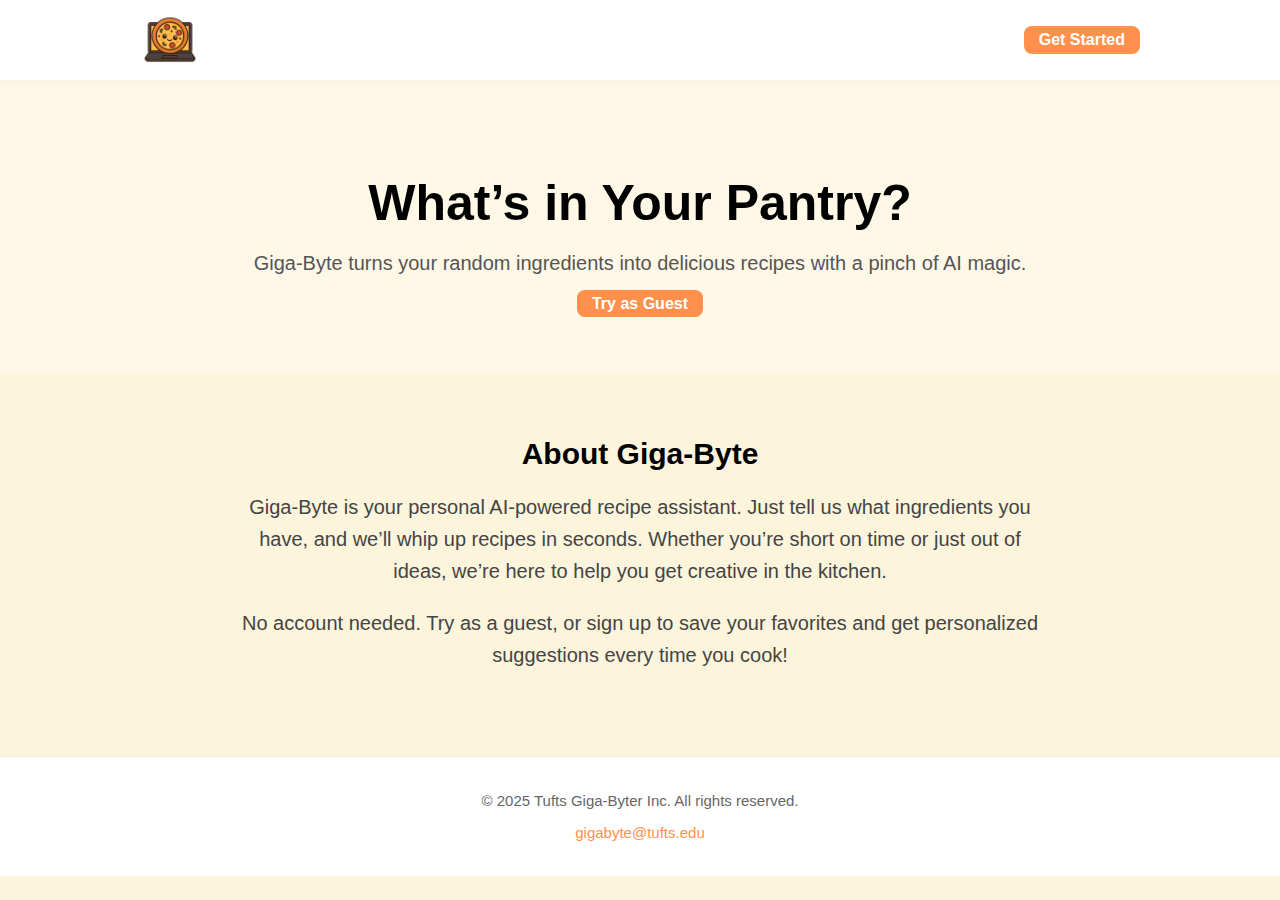
<file: index.html>
<!DOCTYPE html>
<html lang="en">
<head>
  <meta charset="UTF-8" />
  <meta name="viewport" content="width=device-width, initial-scale=1.0" />
  <title>Giga-Byte | Home</title>
  <link rel="stylesheet" href="home_style.css" />
</head>
<body>
  <nav class="navbar">
    <div class="nav-content">
      <img src="images/pizza_logo.png" alt="AI Pizza Logo" class="nav-logo" />
      <a href="login.html" class="nav-button">Get Started</a>
    </div>
  </nav>

  <div class="hero">
    <div class="hero-inside">
      <h1>What’s in Your Pantry?</h1>
      <p class="hero-below-title">
        Giga-Byte turns your random ingredients into delicious recipes with a pinch of AI magic.
      </p>
      <a href="guest_session.html" class="hero-button">Try as Guest</a>
    </div>
  </div>

  <div class="info-section">
    <div class="info-content">
      <h2>About Giga-Byte</h2>
      <p>
        Giga-Byte is your personal AI-powered recipe assistant. Just tell us what ingredients you have, and we’ll whip up recipes in seconds.
        Whether you’re short on time or just out of ideas, we’re here to help you get creative in the kitchen.
      </p>
      <p>
        No account needed. Try as a guest, or sign up to save your favorites and get personalized suggestions every time you cook!
      </p>
    </div>
  </div>

  <footer class="footer">
    <div class="footer-content">
      <p>&copy; 2025 Tufts Giga-Byter Inc. All rights reserved.</p>
      <p><a href="mailto:gigabyte@tufts.edu">gigabyte@tufts.edu</a></p>
    </div>
  </footer>
</body>
</html>
</file>
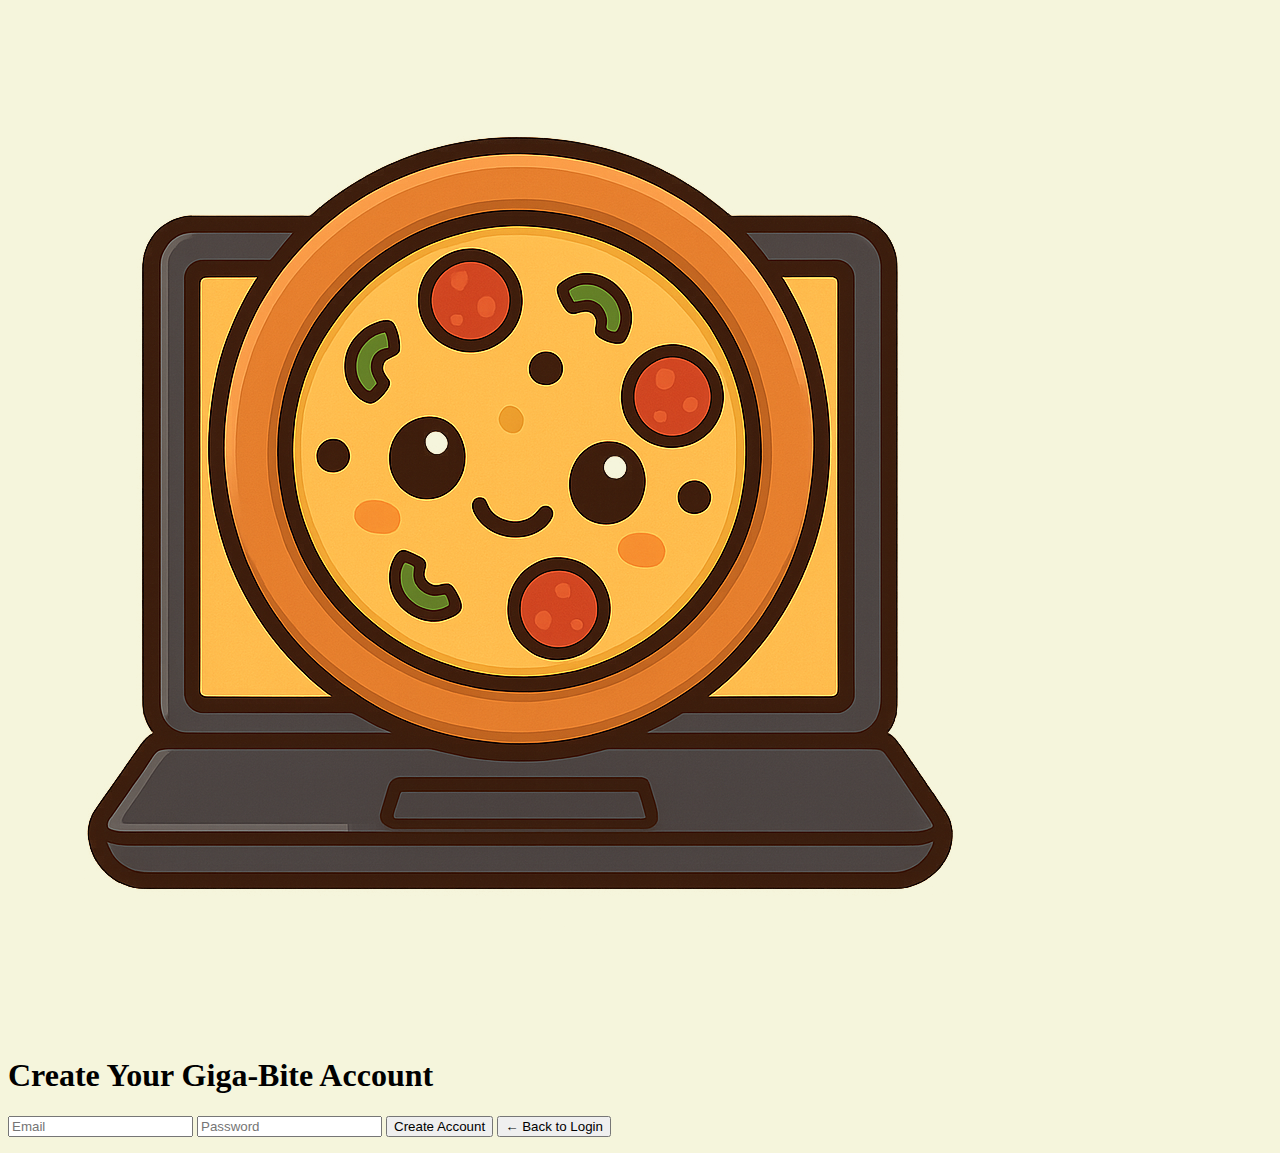
<file: create_account.html>
<!DOCTYPE html>
<html lang="en">
<head>
  <meta charset="UTF-8" />
  <meta name="viewport" content="width=device-width, initial-scale=1.0" />
  <title>Create Account - Giga-Bite</title>
  <link rel="stylesheet" href="style.css" />
</head>
<body class="auth-page">
  <div class="login-container">
    <img src="images/pizza_logo.png" alt="AI Pizza Logo" class="logo" />
    <h1>Create Your Giga-Bite Account</h1>
    <form id="createAccountForm">
      <input type="text" name="email" placeholder="Email" required />
      <input type="password" name="password" placeholder="Password" required />
      <button type="submit">Create Account</button>
      <a href="index.html">
        <button type="button" class="secondary">← Back to Login</button>
      </a>
    </form>
    <p id="message"></p>
  </div>

  <script src="create_account.js"></script>
</body>
</html>
</file>
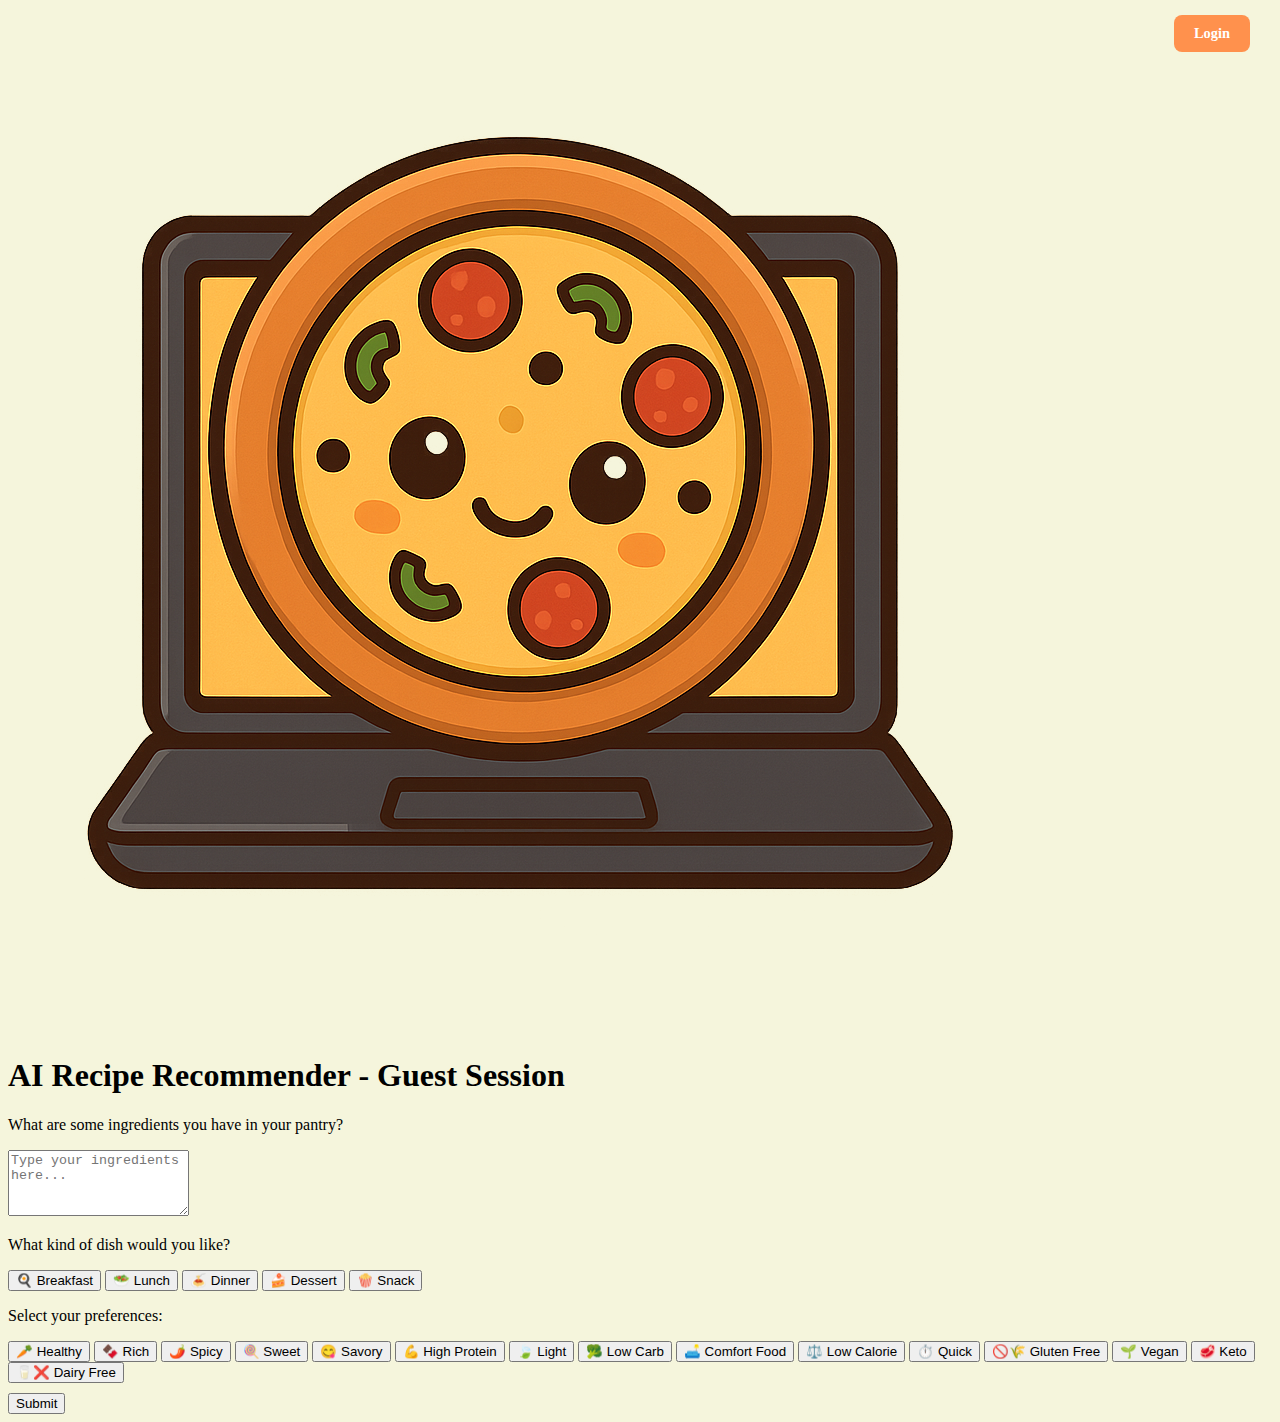
<file: guest_session.html>
<!DOCTYPE html>
<html lang="en">
<head>
  <meta charset="UTF-8" />
  <meta name="viewport" content="width=device-width, initial-scale=1.0" />
  <title>Giga-Bite - AI Recipe Recommender (Guest Session)</title>
  <link rel="stylesheet" href="style.css" />
</head>
<body>
  <a href="login.html" class="secondary" style="position: absolute; top: 15px; right: 30px; padding: 10px 20px; background-color: #ff914d; color: white; border-radius: 8px; text-decoration: none; font-weight: bold; font-size: 0.9rem;">
    Login
  </a>  
  <div class="chat-container">
    <img src="images/pizza_logo.png" alt="AI Pizza Logo" class="logo" />
    <h1>AI Recipe Recommender - Guest Session</h1>
    <p>What are some ingredients you have in your pantry?</p>

    
    
    <form id="chatForm">
      <textarea name="userInput" placeholder="Type your ingredients here..." rows="4" required></textarea>

      <p>What kind of dish would you like?</p>

      <div id="meal-buttons" style="margin-bottom: 10px;">
        <button type="button" data-meal="breakfast">🍳 Breakfast</button>
        <button type="button" data-meal="lunch">🥗 Lunch</button>
        <button type="button" data-meal="dinner">🍝 Dinner</button>
        <button type="button" data-meal="dessert">🍰 Dessert</button>
        <button type="button" data-meal="snack">🍿 Snack</button>
      </div>

      <p>Select your preferences:</p>

      <div id="preference-buttons" style="margin-bottom: 10px;">
        <button type="button" data-pref="healthy">🥕 Healthy</button>
        <button type="button" data-pref="rich">🍫 Rich</button>
        <button type="button" data-pref="spicy">🌶️ Spicy</button>
        <button type="button" data-pref="sweet">🍭 Sweet</button>
        <button type="button" data-pref="savory">😋 Savory</button>
        <button type="button" data-pref="high protein">💪 High Protein</button>
        <button type="button" data-pref="light">🍃 Light</button>
        <button type="button" data-pref="low carb">🥦 Low Carb</button>
        <button type="button" data-pref="comfort food">🛋️ Comfort Food</button>
        <button type="button" data-pref="low calorie">⚖️ Low Calorie</button>
        <button type="button" data-pref="quick">⏱️ Quick</button>
        <button type="button" data-pref="gluten free">🚫🌾 Gluten Free</button>
        <button type="button" data-pref="vegan">🌱 Vegan</button>
        <button type="button" data-pref="keto">🥩 Keto</button>
        <button type="button" data-pref="dairy free">🥛❌ Dairy Free</button>
      </div>

      <button type="submit">Submit</button>
    </form>
    
    <div id="response" class="response-container"></div>
    <div id="signup-invite" style="display: none; text-align: center; margin-top: 30px;">
      <p>Enjoying the experience?</p>
      <a href="create_account.html">
        <button type="button" class="secondary">🔐 Ready to Sign Up?</button>
      </a>
    </div>
    
    
  </div>

  <script src="main.js"></script>
</body>
</html>
</file>
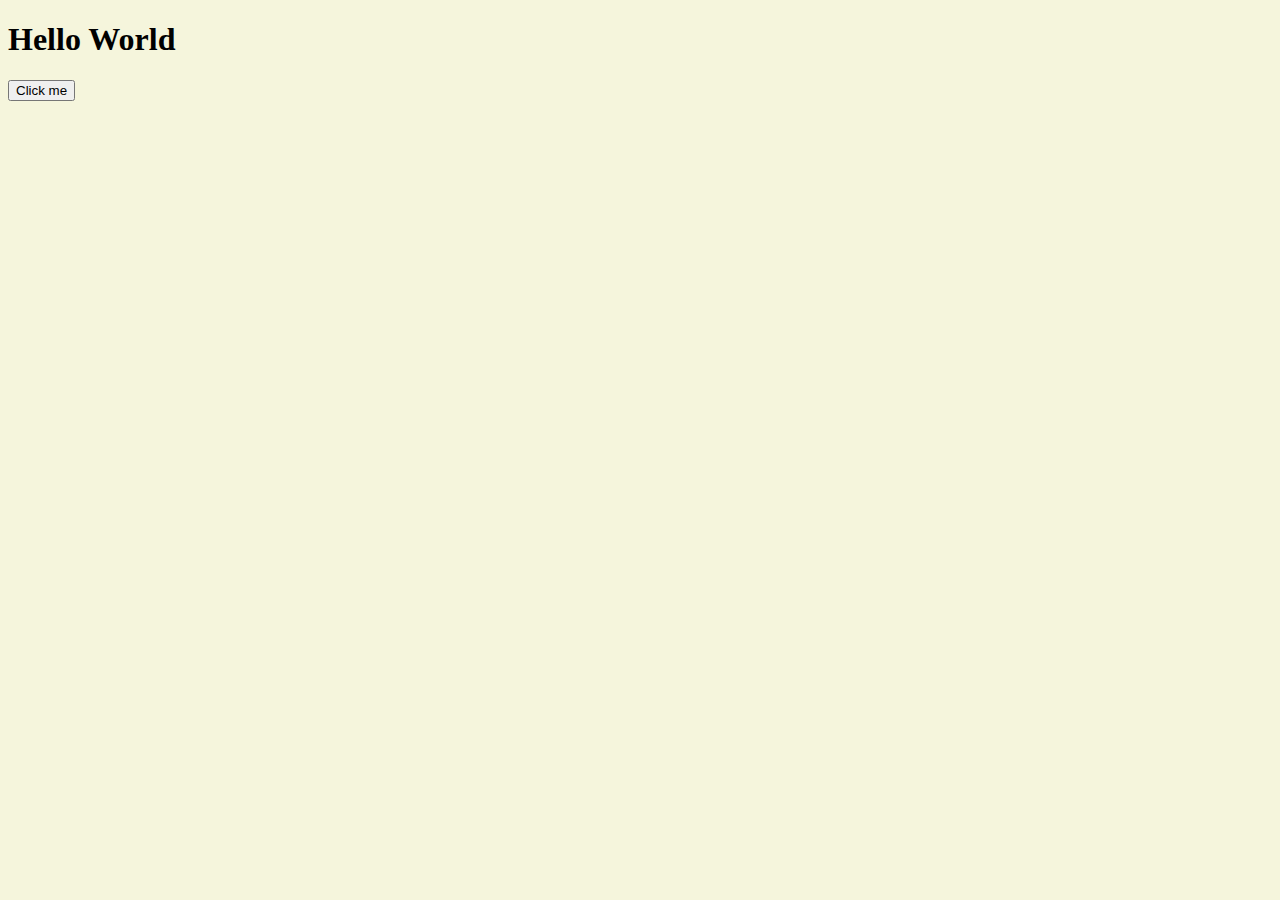
<file: hello.html>
<!DOCTYPE html>
<html lang="en">
<head>
  <meta charset="UTF-8" />
  <meta name="viewport" content="width=device-width, initial-scale=1.0" />
  <title>Hello World</title>
  <link rel="stylesheet" href="style.css" />
</head>
<body>
  <h1>Hello World</h1>
  <button id="clickBtn">Click me</button>

  <script src="main.js"></script>
</body>
</html>
</file>
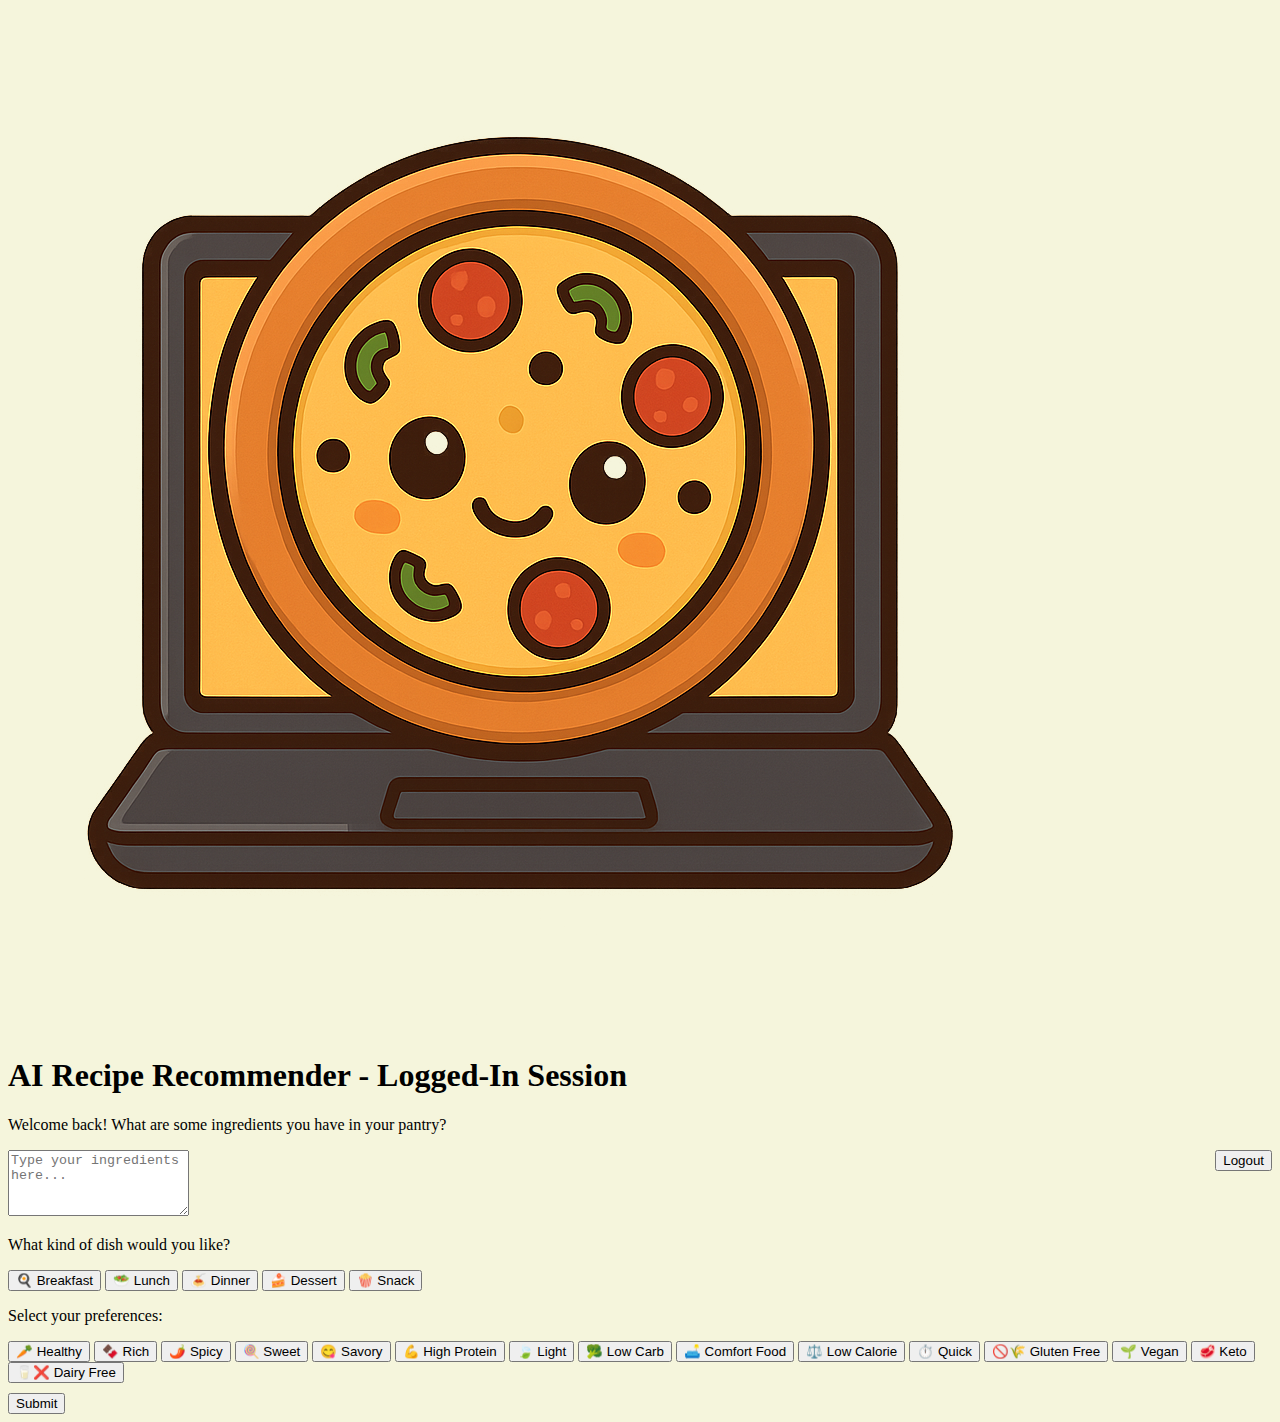
<file: logged_in_session.html>
<!DOCTYPE html>
<html lang="en">
<head>
  <meta charset="UTF-8" />
  <meta name="viewport" content="width=device-width, initial-scale=1.0" />
  <title>Giga-Bite - AI Recipe Recommender (User Session)</title>
  <link rel="stylesheet" href="style.css" />
</head>
<body>
  <div class="chat-container">
    <img src="images/pizza_logo.png" alt="AI Pizza Logo" class="logo" />
    <h1>AI Recipe Recommender - Logged-In Session</h1>
    <p>Welcome back! What are some ingredients you have in your pantry?</p>
    <p id="welcome-msg"></p>
    <button id="logoutBtn" class="secondary" style="float: right; margin-bottom: 20px;">Logout</button>

    <form id="chatForm">
      <textarea name="userInput" placeholder="Type your ingredients here..." rows="4" required></textarea>

      <p>What kind of dish would you like?</p>

      <div id="meal-buttons" style="margin-bottom: 10px;">
        <button type="button" data-meal="breakfast">🍳 Breakfast</button>
        <button type="button" data-meal="lunch">🥗 Lunch</button>
        <button type="button" data-meal="dinner">🍝 Dinner</button>
        <button type="button" data-meal="dessert">🍰 Dessert</button>
        <button type="button" data-meal="snack">🍿 Snack</button>
      </div>

      <p>Select your preferences:</p>

      <div id="preference-buttons" style="margin-bottom: 10px;">
        <button type="button" data-pref="healthy">🥕 Healthy</button>
        <button type="button" data-pref="rich">🍫 Rich</button>
        <button type="button" data-pref="spicy">🌶️ Spicy</button>
        <button type="button" data-pref="sweet">🍭 Sweet</button>
        <button type="button" data-pref="savory">😋 Savory</button>
        <button type="button" data-pref="high protein">💪 High Protein</button>
        <button type="button" data-pref="light">🍃 Light</button>
        <button type="button" data-pref="low carb">🥦 Low Carb</button>
        <button type="button" data-pref="comfort food">🛋️ Comfort Food</button>
        <button type="button" data-pref="low calorie">⚖️ Low Calorie</button>
        <button type="button" data-pref="quick">⏱️ Quick</button>
        <button type="button" data-pref="gluten free">🚫🌾 Gluten Free</button>
        <button type="button" data-pref="vegan">🌱 Vegan</button>
        <button type="button" data-pref="keto">🥩 Keto</button>
        <button type="button" data-pref="dairy free">🥛❌ Dairy Free</button>
      </div>

      <button type="submit">Submit</button>
    </form>

    <div id="response" class="response-container"></div>
  </div>

  <script src="main.js"></script>
</body>
</html>
</file>
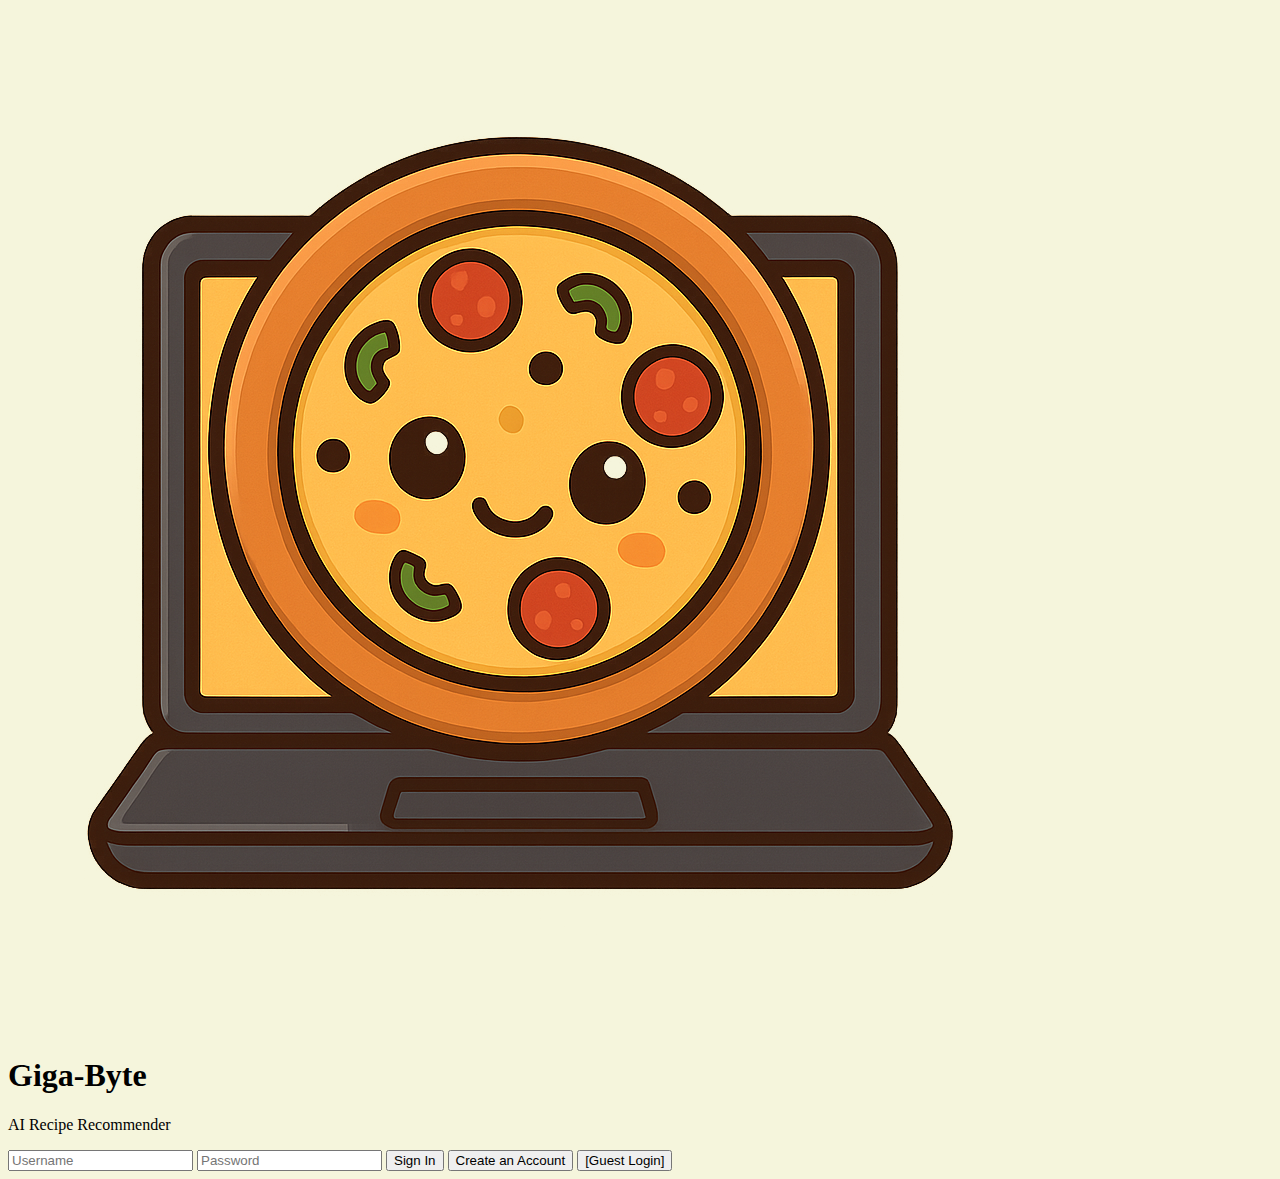
<file: login.html>
<!DOCTYPE html>
<html lang="en">
<head>
  <meta charset="UTF-8" />
  <meta name="viewport" content="width=device-width, initial-scale=1.0" />
  <title>Giga-Byte - AI Recipe Recommender</title>
  <link rel="stylesheet" href="style.css" />
</head>
<body>
  <div class="login-container">
    <img src="images/pizza_logo.png" alt="AI Pizza Logo" class="logo" />
    <h1>Giga-Byte</h1>
    <p class="subtitle">AI Recipe Recommender</p>
    <form id="loginForm">
      <input type="text" name="username" placeholder="Username" required />
      <input type="password" name="password" placeholder="Password" required />
      <button type="submit">Sign In</button>
      <button type="button" class="secondary">Create an Account</button>
      <a href="guest_session.html">
        <button type="button" class="secondary">[Guest Login]</button>
      </a>
    </form>
  </div>
</body>
</html>
</file>
<file: home_style.css>
/* Global Body Styling */
body {
    margin: 0;
    padding: 0;
    font-family: sans-serif;
    background-color: #fdf4dc;
    overflow-y: auto;
}

.navbar {
  background-color: white;
  padding: 10px 20px;
  box-shadow: 0 0 12px rgba(0, 0, 0, 0.05);
  position: sticky;
  top: 0;
  z-index: 1000;
}

.nav-content {
  max-width: 1000px;
  margin: 0 auto;
  display: flex;
  justify-content: space-between;
  align-items: center;
}

.nav-logo {
  width: 60px;
  height: auto;
}

.nav-button {
  padding: 5px 15px;
  background-color: #ff914d;
  color: white;
  text-decoration: none;
  border-radius: 8px;
  font-weight: bold;
  transition: background-color 0.2s;
}

.nav-button:hover {
  background-color: #ff7f26;
}

.hero {
    background-color: #fff8e7;
    padding: 60px 20px;
    text-align: center;
    box-shadow: 0 2px 8px rgba(0, 0, 0, 0.05);
}
  
.hero-inside {
    max-width: 800px;
    margin: 0 auto;
}

.hero h1 {
    font-size: 50px;
    margin-bottom: 10px;
}

.hero-below-title {
    font-size: 20px;
    color: #555;
    margin-bottom: 20px;
}

.hero-button {
    background-color: #ff914d;
    color: white;
    padding: 5px 15px;
    border-radius: 8px;
    text-decoration: none;
    font-weight: bold;
    font-size: 1rem;
}

.hero-button:hover {
    background-color: #ff7f26;
}

.info-section {
    background-color: #fdf4dc;
    padding: 40px 20px;
    text-align: center;
}

.info-content {
    max-width: 800px;
    margin: 0 auto;
}

.info-content h2 {
    font-size: 30px;
    margin-bottom: 4px;
}

.info-content p {
    font-size: 20px;
    color: #444;
    margin-bottom: 5px;
    line-height: 1.6;
}

.footer {
    background-color: white;
    padding: 20px;
    text-align: center;
    border-top: 1px solid #eee;
    margin-top: 40px;
    font-size: 15px;
    color: #666;
}

.footer a {
    color: #ff914d;
    text-decoration: none;
}

.footer a:hover {
    text-decoration: underline;
}
</file>
<file: style.css>
body {
    background-color: beige;
  }
</file>
